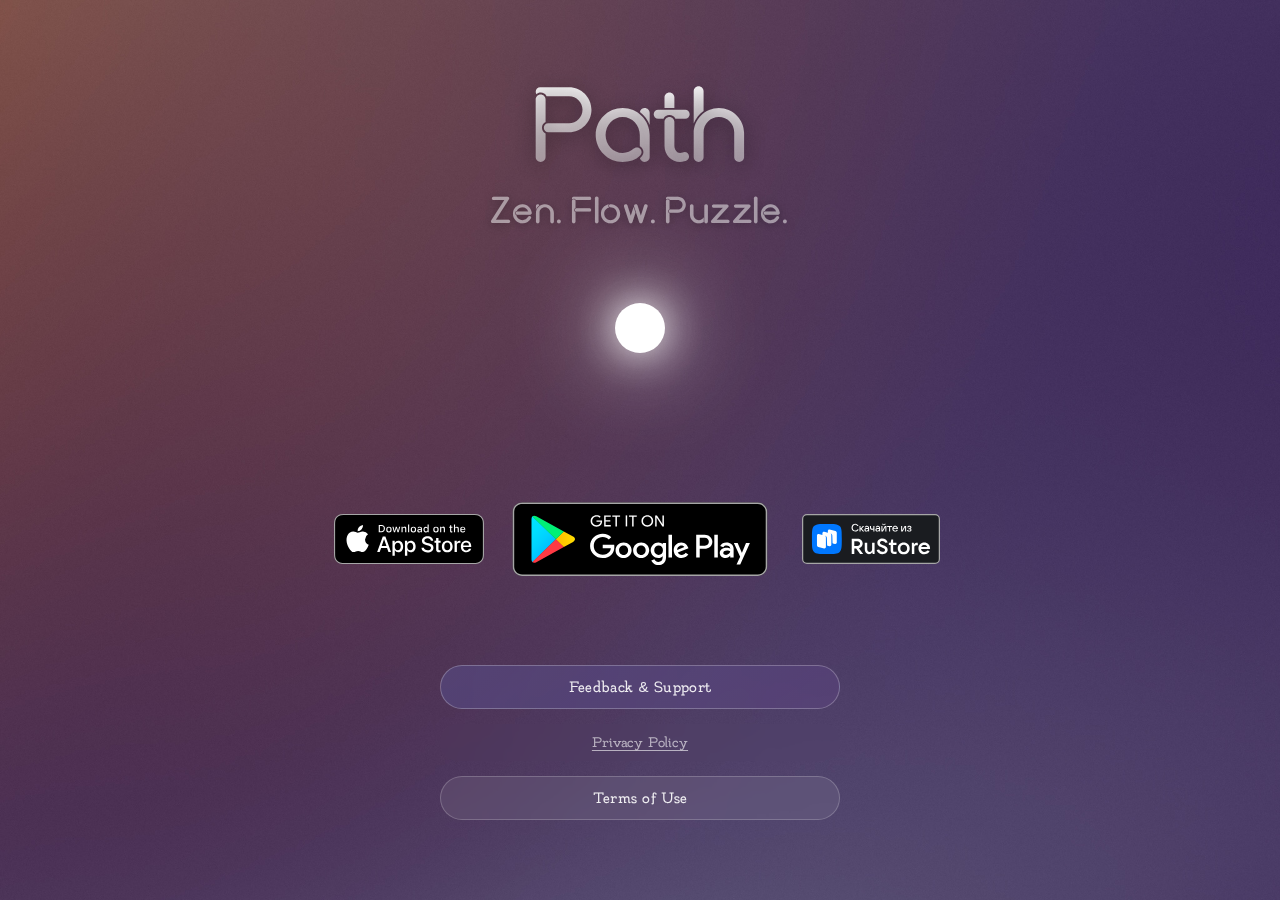
<file: index.html>
<!DOCTYPE html>
<html lang="ru">
<head>
    <meta charset="UTF-8">
    <meta name="viewport" content="width=device-width, initial-scale=1.0">
    <title>Path - Zen. Flow. Puzzle.</title>
    <link rel="stylesheet" href="styles.css">
</head>
<body>
    <div id="app">
        <div class="landing-page">
            <div class="background-container">
                <img src="assets/html_landing_background.png" alt="Background" class="background-image">
            </div>
            
            <div class="content">
                <header class="header">
                    <h1 class="game-title">Path</h1>
                    <p class="game-subtitle">Zen. Flow. Puzzle.</p>
                </header>
                
                <div class="main-content">
                    <!-- Основной контент -->
                </div>
                
                <footer class="footer">
                    <div class="store-buttons">
                        <a href="https://apps.apple.com/app/idYOUR_APP_ID" target="_blank" class="store-button">
                            <img src="https://developer.apple.com/app-store/marketing/guidelines/images/badge-download-on-the-app-store.svg" alt="Download on the App Store">
                        </a>
                        <a href="https://play.google.com/store/apps/details?id=com.tanchuev.path" target="_blank" class="store-button">
                            <img src="https://play.google.com/intl/en_us/badges/static/images/badges/en_badge_web_generic.png" alt="Get it on Google Play">
                        </a>
                        <a href="https://apps.rustore.ru/app/YOUR_APP_ID" target="_blank" class="store-button rustore">
                            <img src="https://www.rustore.ru/help/icons/logo-color-dark.png" alt="Доступно в RuStore">
                        </a>
                    </div>
                    
                    <div class="footer-links">
                        <button class="footer-link" onclick="router.navigate('/feedback')">
                            Обратная связь
                        </button>
                        <button class="footer-link" onclick="router.navigate('/privacy')">
                            Политика конфиденциальности
                        </button>
                    </div>
                </footer>
            </div>
        </div>
    </div>
    
    <script src="app.js"></script>
</body>
</html>
</file>
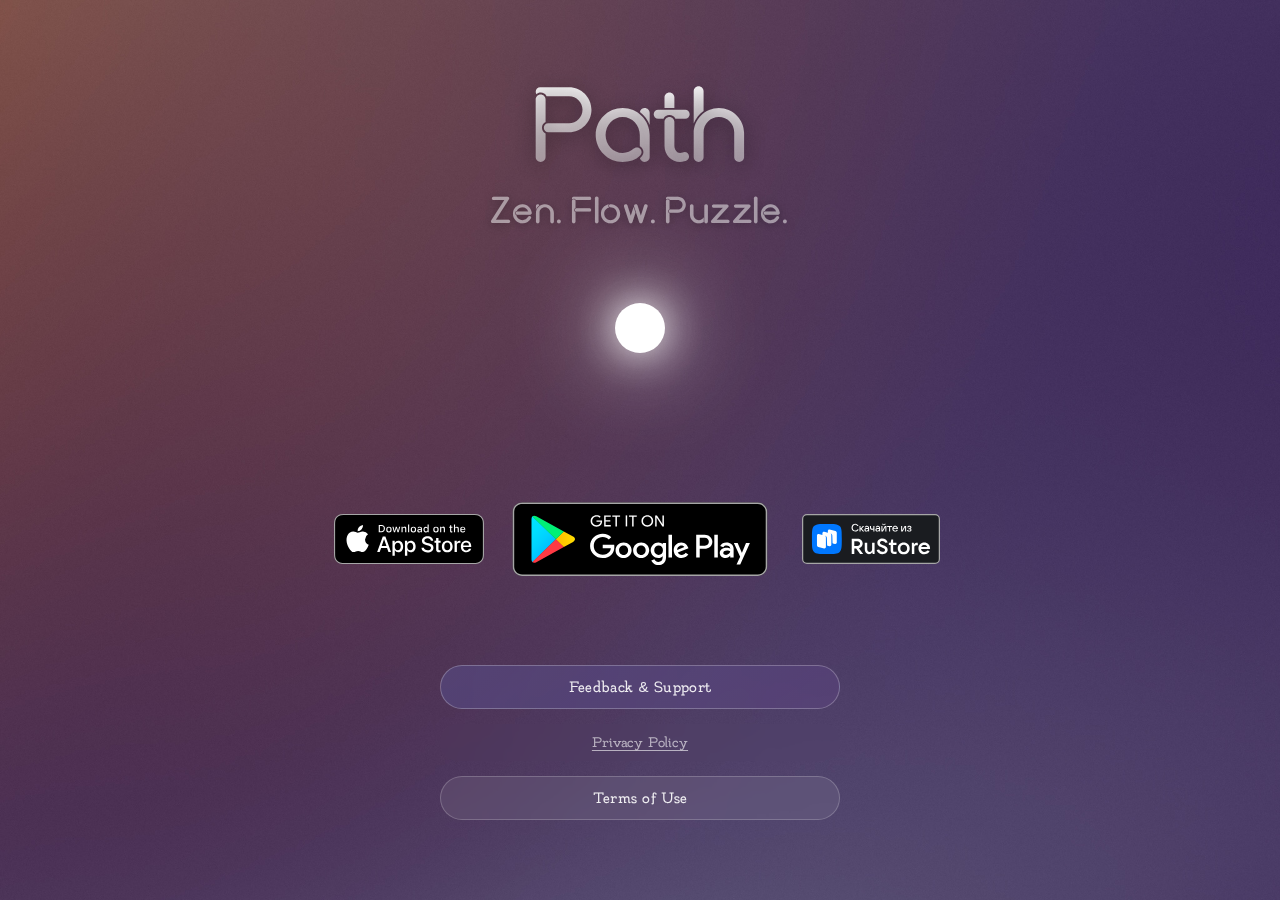
<file: feedback/index.html>
<!DOCTYPE html>
<html lang="ru">

<head>
    <meta charset="UTF-8">
    <meta name="viewport" content="width=device-width, initial-scale=1.0">
    <title>Path - Zen. Flow. Puzzle.</title>
    
    <!-- Favicons -->
    <link rel="icon" type="image/png" sizes="32x32" href="/assets/favicon-32x32.png">
    <link rel="icon" type="image/png" sizes="16x16" href="/assets/favicon-16x16.png">
    <link rel="apple-touch-icon" sizes="180x180" href="/assets/apple-touch-icon.png">
    <link rel="icon" type="image/png" sizes="192x192" href="/assets/logo-192.png">
    
    <link rel="stylesheet" href="/styles.css">
</head>

<body>
    <div id="app">
        <!-- Контент генерируется через app.js -->
    </div>

    <!-- Скрипт GitHub Pages отключен для Yandex Cloud -->
    
    <script src="/app.js"></script>
</body>

</html>
</file>
<file: styles.css>
@font-face {
    font-family: 'HUNoodles-Bold';
    src: url('assets/HUNoodles-Bold.otf') format('opentype');
    font-weight: bold;
    font-style: normal;
}

@font-face {
    font-family: 'MADE Likes Slab';
    src: url('assets/MADE_Likes_Slab.otf') format('opentype');
    font-weight: normal;
    font-style: normal;
}

* {
    margin: 0;
    padding: 0;
    box-sizing: border-box;
}

html,
body {
    height: 100%;
    width: 100%;
    overflow-x: hidden;
}

body {
    font-family: -apple-system, BlinkMacSystemFont, 'Segoe UI', Roboto, Oxygen, Ubuntu, Cantarell, sans-serif;
    color: #ffffff;
}

#app {
    min-height: 100vh;
}

.landing-page {
    position: relative;
    min-height: 100vh;
    display: flex;
    flex-direction: column;
}

.background-container {
    position: fixed;
    top: 0;
    left: 0;
    width: 100%;
    height: 100%;
    z-index: -1;
    overflow: hidden;
}

.background-image {
    width: 100%;
    height: 100%;
    object-fit: cover;
    transition: transform 0.3s ease;
}


.content {
    position: relative;
    z-index: 1;
    flex: 1;
    display: flex;
    flex-direction: column;
    justify-content: flex-start;
    align-items: center;
    padding: 60px 20px 20px;
    min-height: 100vh;
}

.header {
    text-align: center;
    padding: 0;
    margin: 0;
    display: flex;
    flex-direction: column;
    align-items: center;
    animation: fadeInDown 0.8s ease;
    margin-bottom: 20px;
}

.game-title {
    font-family: 'HUNoodles-Bold', sans-serif;
    font-size: clamp(50px, 12vw, 100px);
    background: linear-gradient(to bottom, rgba(255, 255, 255, 1) 0%, rgba(255, 255, 255, 0.35) 100%);
    -webkit-background-clip: text;
    -webkit-text-fill-color: transparent;
    background-clip: text;
    text-shadow: 0 4px 20px rgba(0, 0, 0, 0.3);
    margin-bottom: 5px;
    letter-spacing: -1px;
    line-height: 1.2;
    padding-top: 5px;
}

.game-subtitle {
    font-family: 'HUNoodles-Bold', sans-serif;
    font-size: clamp(20px, 5vw, 36px);
    color: rgba(255, 255, 255, 0.5);
    text-shadow: 0 2px 10px rgba(0, 0, 0, 0.3);
    letter-spacing: 1.5px;
    margin-bottom: 10px;
}

.main-content {
    display: none;
}

.footer {
    width: 100%;
    padding: 20px 20px 40px;
    display: flex;
    flex-direction: column;
    align-items: center;
    animation: fadeIn 0.8s ease 0.8s both;
    margin-top: auto;
}

.download-section {
    width: 100%;
    display: flex;
    justify-content: center;
    align-items: center;
    animation: fadeInUp 0.8s ease 0.6s both;
    flex: 1;
    padding: 20px 0;
}

.store-buttons {
    display: flex;
    flex-wrap: wrap;
    gap: 15px;
    justify-content: center;
    align-items: center;
    position: relative;
    z-index: 1;
}

.store-button {
    display: inline-flex;
    align-items: center;
    justify-content: center;
    transition: transform 0.3s cubic-bezier(0.4, 0, 0.2, 1);
    text-decoration: none;
    height: 55px;
    min-width: 155px;
    position: relative;
    background: transparent;
    border: none;
    padding: 0;
}

.store-button:hover {
    transform: translateY(-2px) scale(1.03);
    opacity: 0.85;
}

.store-button img {
    height: 100%;
    width: auto;
    object-fit: contain;
}

.store-button.app-store {
    height: 50px;
}

.store-button.google-play {
    height: 50px;
    min-width: 170px;
}

.store-button.google-play img {
    height: 75px;
    margin: -12px 0;
}

.store-button.rustore {
    height: 50px;
    min-width: 155px;
    display: flex;
    align-items: center;
}

.store-button.rustore img {
    height: 50px;
}

/* Шарик под подзаголовком */
.glowing-orb {
    width: 50px;
    height: 50px;
    border-radius: 50%;
    background: #ffffff;
    margin: 60px auto;
    opacity: 1;
    pointer-events: none;
    box-shadow:
        0 0 40px rgba(255, 255, 255, 1.0),
        0 0 80px rgba(255, 255, 255, 0.8),
        0 0 120px rgba(255, 255, 255, 0.6),
        0 0 160px rgba(255, 255, 255, 0.4);
    animation: glow 3s ease-in-out infinite;
}

@keyframes glow {
    0% {
        box-shadow:
            0 0 40px rgba(255, 255, 255, 0.8),
            0 0 80px rgba(255, 255, 255, 0.6),
            0 0 120px rgba(255, 255, 255, 0.4),
            0 0 160px rgba(255, 255, 255, 0.2);
    }

    50% {
        box-shadow:
            0 0 60px rgba(255, 255, 255, 1),
            0 0 100px rgba(255, 255, 255, 0.8),
            0 0 140px rgba(255, 255, 255, 0.6),
            0 0 180px rgba(255, 255, 255, 0.4);
    }

    100% {
        box-shadow:
            0 0 40px rgba(255, 255, 255, 0.8),
            0 0 80px rgba(255, 255, 255, 0.6),
            0 0 120px rgba(255, 255, 255, 0.4),
            0 0 160px rgba(255, 255, 255, 0.2);
    }
}

/* Галерея скриншотов - скрыта */
.screenshots-section {
    display: none;
    width: 100%;
    max-width: 900px;
    animation: fadeInUp 0.8s ease 0.4s both;
}

.screenshots-container {
    position: relative;
    width: 100%;
    border-radius: 20px;
    overflow: hidden;
    background: rgba(0, 0, 0, 0.3);
    backdrop-filter: blur(20px);
    border: 1px solid rgba(255, 255, 255, 0.1);
    box-shadow: 0 20px 60px rgba(0, 0, 0, 0.3);
}

.screenshots-track {
    display: flex;
    transition: transform 0.5s cubic-bezier(0.4, 0, 0.2, 1);
}

.screenshot-slide {
    flex: 0 0 100%;
    position: relative;
    aspect-ratio: 9/16;
    display: flex;
    align-items: center;
    justify-content: center;
    opacity: 0.5;
    transition: opacity 0.5s ease;
}

.screenshot-slide.active {
    opacity: 1;
}

.screenshot-slide img {
    width: auto;
    height: 100%;
    max-height: 500px;
    object-fit: contain;
    border-radius: 15px;
}

.screenshots-dots {
    position: absolute;
    bottom: 20px;
    left: 50%;
    transform: translateX(-50%);
    display: flex;
    gap: 8px;
    z-index: 10;
}

.screenshot-dot {
    width: 8px;
    height: 8px;
    border-radius: 50%;
    background: rgba(255, 255, 255, 0.3);
    border: none;
    cursor: pointer;
    transition: all 0.3s ease;
}

.screenshot-dot.active {
    width: 24px;
    border-radius: 4px;
    background: rgba(255, 255, 255, 0.8);
}

.screenshot-dot:hover {
    background: rgba(255, 255, 255, 0.5);
}

.screenshot-nav {
    position: absolute;
    top: 50%;
    transform: translateY(-50%);
    width: 40px;
    height: 40px;
    border-radius: 50%;
    background: rgba(255, 255, 255, 0.1);
    backdrop-filter: blur(10px);
    border: 1px solid rgba(255, 255, 255, 0.2);
    color: white;
    font-size: 20px;
    display: flex;
    align-items: center;
    justify-content: center;
    cursor: pointer;
    transition: all 0.3s ease;
    z-index: 10;
}

.screenshot-prev {
    left: 15px;
}

.screenshot-next {
    right: 15px;
}

.screenshot-nav:hover {
    background: rgba(255, 255, 255, 0.2);
    transform: translateY(-50%) scale(1.1);
}

/* Анимации появления */
@keyframes fadeIn {
    from {
        opacity: 0;
    }
    to {
        opacity: 1;
    }
}

@keyframes fadeInDown {
    from {
        opacity: 0;
        transform: translateY(-30px);
    }
    to {
        opacity: 1;
        transform: translateY(0);
    }
}

@keyframes fadeInUp {
    from {
        opacity: 0;
        transform: translateY(30px);
    }
    to {
        opacity: 1;
        transform: translateY(0);
    }
}


.footer-content {
    display: flex;
    flex-direction: column;
    gap: 15px;
    align-items: center;
    width: 100%;
    max-width: 400px;
}

.footer-link {
    background: rgba(255, 255, 255, 0.08);
    backdrop-filter: blur(10px);
    border: 1px solid rgba(255, 255, 255, 0.2);
    color: rgba(255, 255, 255, 0.9);
    padding: 12px 24px;
    border-radius: 25px;
    font-size: 15px;
    cursor: pointer;
    transition: all 0.3s cubic-bezier(0.4, 0, 0.2, 1);
    font-family: 'MADE Likes Slab', sans-serif;
    font-weight: normal;
    text-decoration: none;
    letter-spacing: 0.3px;
    width: 100%;
    text-align: center;
}

.feedback-btn {
    background: linear-gradient(135deg, rgba(102, 126, 234, 0.2) 0%, rgba(118, 75, 162, 0.2) 100%);
    border: 1px solid rgba(255, 255, 255, 0.25);
}

.footer-link:hover {
    background: rgba(255, 255, 255, 0.15);
    border-color: rgba(255, 255, 255, 0.35);
    transform: translateY(-2px);
    box-shadow: 0 8px 25px rgba(0, 0, 0, 0.2);
}

.privacy-link {
    font-size: 14px;
    padding: 10px 20px;
    background: transparent;
    border: none;
    color: rgba(255, 255, 255, 0.6);
    text-decoration: underline;
    text-underline-offset: 3px;
}

.privacy-link:hover {
    background: rgba(255, 255, 255, 0.05);
    color: rgba(255, 255, 255, 0.8);
}





/* Скрытие страниц при роутинге */
.page {
    display: none;
}

.page.active {
    display: block;
    animation: fadeIn 0.3s ease;
}

@keyframes fadeIn {
    from {
        opacity: 0;
    }

    to {
        opacity: 1;
    }
}

/* Стили для дополнительных страниц */
.page-container {
    position: relative;
    min-height: 100vh;
    display: flex;
    flex-direction: column;
}

.page-content {
    background: rgba(0, 0, 0, 0.5);
    backdrop-filter: blur(10px);
}

.page-header {
    padding: 20px;
    border-bottom: 1px solid rgba(255, 255, 255, 0.1);
    display: flex;
    align-items: center;
    gap: 20px;
}

.page-header h1 {
    font-family: 'HUNoodles-Bold', sans-serif;
    font-size: 32px;
    color: #ffffff;
}

.back-button {
    background: rgba(255, 255, 255, 0.15);
    backdrop-filter: blur(10px);
    border: 1px solid rgba(255, 255, 255, 0.3);
    color: #ffffff;
    padding: 10px 20px;
    border-radius: 20px;
    font-size: 14px;
    cursor: pointer;
    transition: all 0.3s ease;
    font-weight: 500;
}

.back-button:hover {
    background: rgba(255, 255, 255, 0.25);
}

.page-body {
    flex: 1;
    padding: 40px 20px;
    max-width: 800px;
    margin: 0 auto;
    width: 100%;
}

/* Стили для страницы политики конфиденциальности */
.privacy-content {
    color: #ffffff;
    line-height: 1.6;
}

.privacy-content p {
    margin-bottom: 20px;
}

/* Стили для формы обратной связи */
.feedback-form {
    display: flex;
    flex-direction: column;
    gap: 20px;
}

.form-group {
    display: flex;
    flex-direction: column;
    gap: 8px;
}

.form-group label {
    color: #ffffff;
    font-weight: 500;
    font-size: 14px;
}

.form-group input,
.form-group textarea {
    background: rgba(255, 255, 255, 0.1);
    border: 1px solid rgba(255, 255, 255, 0.3);
    border-radius: 8px;
    padding: 12px;
    color: #ffffff;
    font-size: 16px;
    transition: all 0.3s ease;
}

.form-group input:focus,
.form-group textarea:focus {
    outline: none;
    background: rgba(255, 255, 255, 0.15);
    border-color: rgba(255, 255, 255, 0.5);
}

.form-group input::placeholder,
.form-group textarea::placeholder {
    color: rgba(255, 255, 255, 0.5);
}

.submit-button {
    background: linear-gradient(135deg, #667eea 0%, #764ba2 100%);
    border: none;
    color: #ffffff;
    padding: 14px 32px;
    border-radius: 25px;
    font-size: 16px;
    font-weight: 600;
    cursor: pointer;
    transition: all 0.3s ease;
    align-self: flex-start;
}

.submit-button:hover {
    transform: translateY(-2px);
    box-shadow: 0 8px 20px rgba(102, 126, 234, 0.4);
}

/* Адаптивные стили */

/* Мобильные устройства (вертикальная ориентация) */
@media (max-width: 480px) {
    .content {
        padding: 40px 15px 15px;
        justify-content: flex-start;
    }
    
    .game-title {
        font-size: 55px;
        margin-top: 20px;
    }
    
    .game-subtitle {
        font-size: 22px;
    }
    
    .glowing-orb {
        width: 40px;
        height: 40px;
        margin: 40px auto;
    }
    
    .screenshots-section {
        margin: 0 -15px;
        width: calc(100% + 30px);
    }
    
    .screenshots-container {
        border-radius: 0;
    }
    
    .screenshot-slide img {
        max-height: 400px;
    }
    
    .screenshot-nav {
        display: none;
    }
    
    .store-buttons {
        flex-direction: column;
        width: 100%;
        max-width: 250px;
        gap: 12px;
    }
    
    .store-button {
        width: 100%;
    }
    
    .download-section {
        flex: 1;
        display: flex;
        align-items: center;
    }
    
    .footer {
        padding: 15px 15px 30px;
    }
    
    .footer-content {
        width: 100%;
    }
}

/* Планшеты (портретная ориентация) */
@media (min-width: 481px) and (max-width: 768px) {
    .content {
        padding: 50px 30px 30px;
    }
    
    .game-title {
        font-size: 70px;
    }
    
    .game-subtitle {
        font-size: 28px;
    }
    
    .screenshots-section {
        max-width: 600px;
    }
    
    .screenshot-slide img {
        max-height: 450px;
    }
    
    .store-buttons {
        gap: 20px;
    }
}

/* Планшеты (ландшафтная) и малые десктопы */
@media (min-width: 769px) and (max-width: 1024px) {
    .content {
        padding: 60px 40px;
    }
    
    .screenshots-section {
        max-width: 700px;
    }
    
    .screenshots-container {
        aspect-ratio: 16/10;
    }
    
    .screenshot-slide {
        aspect-ratio: 16/10;
    }
}

/* Десктопы */
@media (min-width: 1025px) {
    .content {
        padding: 80px 50px 40px;
        max-width: 1400px;
        margin: 0 auto;
    }
    
    .game-title {
        font-size: 90px;
    }
    
    .game-subtitle {
        font-size: 32px;
    }
    
    .screenshots-section {
        max-width: 800px;
    }
    
    .screenshots-container {
        aspect-ratio: 16/9;
    }
    
    .screenshot-slide {
        aspect-ratio: 16/9;
    }
    
    .screenshot-slide img {
        max-height: 600px;
    }
    
    .store-buttons {
        gap: 25px;
    }
    
}

/* Очень широкие экраны */
@media (min-width: 1440px) {
    .game-title {
        font-size: 100px;
    }
    
    .game-subtitle {
        font-size: 36px;
    }
    
    .screenshots-section {
        max-width: 900px;
    }
}

/* Ландшафтная ориентация на мобильных */
@media (max-height: 500px) and (orientation: landscape) {
    .content {
        padding: 20px;
        justify-content: flex-start;
    }
    
    .game-title {
        font-size: 45px;
        margin-top: 0;
    }
    
    .game-subtitle {
        font-size: 18px;
    }
    
    .glowing-orb {
        width: 30px;
        height: 30px;
        margin: 25px auto;
    }
    
    .screenshots-section {
        max-height: 300px;
    }
    
    .screenshot-slide img {
        max-height: 250px;
    }
    
    .store-buttons {
        flex-direction: row;
        gap: 10px;
    }
    
    .download-section {
        flex: 1;
        padding: 10px 0;
    }
    
    .footer {
        padding: 15px;
    }
}

/* Скрытие элементов на маленьких экранах */
@media (max-width: 320px) {
    .screenshot-dots {
        bottom: 10px;
    }
    
    .screenshot-dot {
        width: 6px;
        height: 6px;
    }
    
    .screenshot-dot.active {
        width: 18px;
    }
}
</file>
